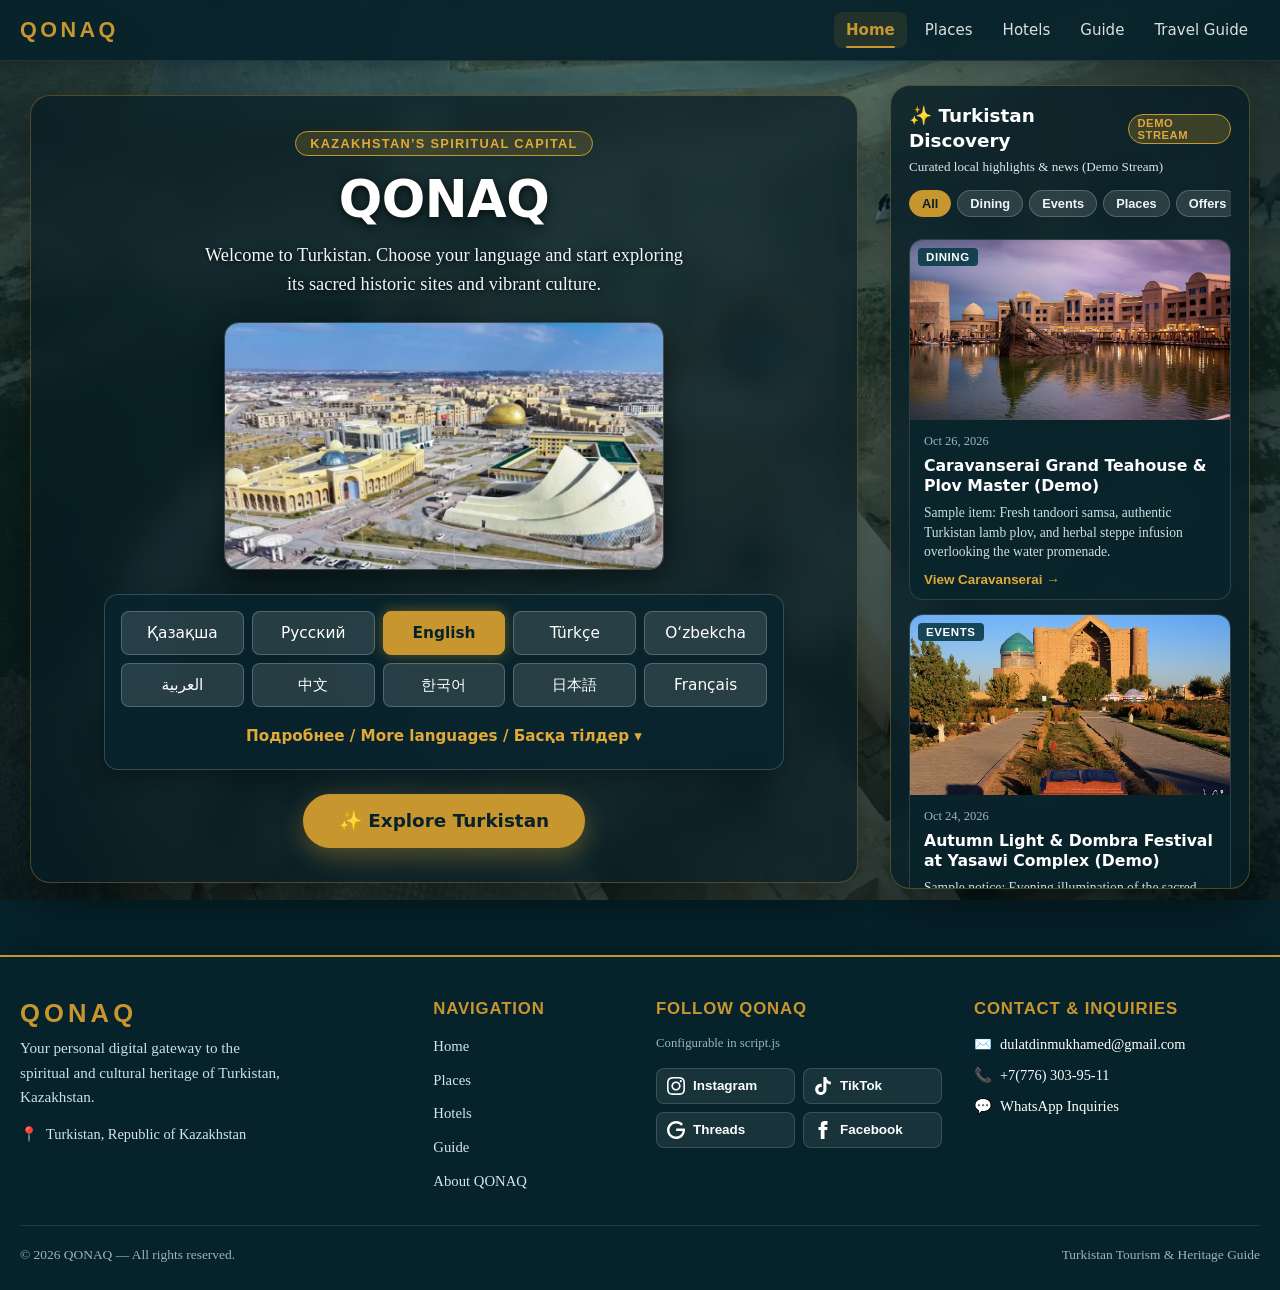
<file: index.html>
<!DOCTYPE html>
<html lang="en">
<head>
  <meta charset="UTF-8">
  <meta name="viewport" content="width=device-width, initial-scale=1">
  <title>QONAQ — Turkistan</title>
  <link rel="stylesheet" href="style.css">
</head>
<body data-screen="home">
  <!-- Background video for Turkistan scenery on homepage -->
  <video id="siteVideo" class="site-video" autoplay muted loop playsinline>
    <source src="turkestanstand.mp4" type="video/mp4">
  </video>

  <!-- Dark translucent overlay over video -->
  <div class="video-overlay" id="videoOverlay"></div>

  <!-- Header: logo, 5 navigation items, language dropdown -->
  <header class="top">
    <a class="logo" href="#home">QONAQ</a>
    <nav>
      <a href="#home" data-t="home" class="nav-link"></a>
      <a href="#places" data-t="places" class="nav-link"></a>
      <a href="#hotels" data-t="hotels" class="nav-link"></a>
      <a href="#guide" data-t="guide" class="nav-link"></a>
      <a href="#travel-guide" data-t="travelGuide" class="nav-link"></a>
    </nav>
    <div class="lang">
      <button id="langBtn" aria-haspopup="true" aria-expanded="false">
        🌐 <span id="langName"></span> ▾
      </button>
      <div class="menu" id="langMenu" hidden>
        <div id="langMain"></div>
        <button class="more" id="langMore"></button>
        <div id="langExtra" hidden></div>
      </div>
    </div>
  </header>

  <!-- Main layout container: primary screen on left, discovery feed on right -->
  <div class="layout-wrap">
    <main id="app" class="main-content" tabindex="-1"></main>
    <aside id="discoveryFeed" class="discovery-aside" aria-label="News and Discovery Feed"></aside>
  </div>

  <!-- Complete social media & tourism footer -->
  <footer id="siteFooter" class="site-footer"></footer>

  <!-- Accessible Demo Notice Modal (for future booking & demo features) -->
  <div id="demoModal" class="demo-modal" hidden role="dialog" aria-modal="true" aria-labelledby="demoModalTitle">
    <div class="demo-modal-backdrop" id="demoModalBackdrop"></div>
    <div class="demo-modal-dialog">
      <button class="demo-modal-close" id="demoModalClose" aria-label="Close modal">&times;</button>
      <div class="demo-modal-badge" id="demoModalBadge">DEMO FEATURE</div>
      <h3 id="demoModalTitle"></h3>
      <p id="demoModalBody"></p>
      <div class="demo-modal-actions" id="demoModalActions"></div>
    </div>
  </div>

  <script src="guide.js"></script>
  <script src="script.js"></script>
</body>
</html>
</file>
<file: style.css>
/* ==========================================================================
   QONAQ — Official Tourism Website Design System (Turkistan, Kazakhstan)
   Palette: Deep Teal (#0a3a47), Turquoise (#0f5c6e), Gold (#c8962e),
            Warm Sand (#f5f1e8), Soft Ivory (#faf8f3), White (#ffffff)
   ========================================================================== */

:root {
  /* Brand Colors */
  --blue: #0f5c6e;
  --blue-light: #18778d;
  --blue-dark: #094350;
  --deep: #0a3a47;
  --deep-dark: #06222b;
  --gold: #c8962e;
  --gold-hover: #dfaa38;
  --gold-soft: #fbf5e7;
  --gold-border: rgba(200, 150, 46, 0.35);

  /* Neutrals */
  --sand: #f5f1e8;
  --sand-light: #faf8f3;
  --sand-dark: #e8e1d3;
  --ink: #1b282d;
  --ink-soft: #4c5d64;
  --ink-muted: #72828a;
  --line: #ded8cb;
  --line-light: #ece7db;
  --card-bg: #ffffff;

  /* Elevation Shadows */
  --shadow-sm: 0 2px 8px rgba(10, 42, 53, 0.06);
  --shadow-md: 0 6px 20px rgba(10, 42, 53, 0.09);
  --shadow-lg: 0 14px 34px rgba(10, 42, 53, 0.14);
  --shadow-glass: 0 20px 48px rgba(0, 0, 0, 0.45);

  /* Radius */
  --radius-sm: 8px;
  --radius-md: 14px;
  --radius-lg: 20px;
  --radius-pill: 9999px;
}

/* Base Reset & Typography */
*, *::before, *::after {
  box-sizing: border-box;
  margin: 0;
  padding: 0;
}

html {
  scroll-behavior: smooth;
  font-size: 16px;
}

body {
  font-family: Georgia, "Times New Roman", serif;
  color: var(--ink);
  background-color: var(--sand);
  line-height: 1.6;
  min-height: 100vh;
  display: flex;
  flex-direction: column;
  position: relative;
  isolation: isolate;
  overflow-x: hidden;
  transition: background-color 0.3s ease;
}

/* Home Screen Theme */
body[data-screen="home"] {
  background-color: var(--deep-dark);
}

h1, h2, h3, h4, .btn, nav, button, .tag, .badge, .feed-cat-chip {
  font-family: "Trebuchet MS", "Lucida Grande", system-ui, sans-serif;
}

h1 {
  font-size: clamp(2.1rem, 6vw, 3.2rem);
  line-height: 1.15;
  color: var(--deep);
  margin-bottom: 12px;
  font-weight: 700;
  letter-spacing: -0.01em;
}

h2 {
  font-size: clamp(1.4rem, 4vw, 1.85rem);
  color: var(--deep);
  margin-bottom: 16px;
  line-height: 1.25;
  font-weight: 700;
}

h3 {
  font-size: 1.22rem;
  color: var(--deep);
  line-height: 1.35;
  font-weight: 700;
}

p {
  margin-bottom: 12px;
}

p:last-child {
  margin-bottom: 0;
}

a {
  color: var(--blue);
  text-decoration: none;
  transition: color 0.2s ease, opacity 0.2s ease;
}

a:hover {
  color: var(--blue-dark);
}

img, video {
  max-width: 100%;
  display: block;
}

[hidden] {
  display: none !important;
}

:focus-visible {
  outline: 3px solid var(--gold);
  outline-offset: 3px;
}

/* ==========================================================================
   VIDEO BACKGROUND & READABILITY OVERLAY
   ========================================================================== */

.site-video {
  position: fixed;
  inset: 0;
  width: 100%;
  height: 100%;
  object-fit: cover;
  object-position: center;
  z-index: -2;
  pointer-events: none;
  opacity: 0;
  visibility: hidden;
  transition: opacity 0.4s ease, visibility 0.4s ease;
}

.video-overlay {
  position: fixed;
  inset: 0;
  z-index: -1;
  pointer-events: none;
  opacity: 0;
  visibility: hidden;
  background: radial-gradient(ellipse at 50% 30%, rgba(10, 48, 58, 0.45) 0%, rgba(8, 30, 38, 0.72) 65%, rgba(5, 20, 26, 0.92) 100%);
  transition: opacity 0.4s ease, visibility 0.4s ease;
}

/* Video is active exclusively on the home screen */
body[data-screen="home"] .site-video {
  opacity: 1;
  visibility: visible;
}

body[data-screen="home"] .video-overlay {
  opacity: 1;
  visibility: visible;
}

/* ==========================================================================
   HEADER NAVIGATION
   ========================================================================== */

.top {
  position: sticky;
  top: 0;
  z-index: 50;
  display: flex;
  align-items: center;
  gap: 16px;
  padding: 12px 20px;
  background: rgba(8, 35, 43, 0.94);
  backdrop-filter: blur(12px);
  -webkit-backdrop-filter: blur(12px);
  border-bottom: 1px solid rgba(255, 255, 255, 0.08);
  box-shadow: 0 4px 20px rgba(0, 0, 0, 0.25);
  flex-wrap: wrap;
}

.logo {
  color: var(--gold);
  font: 800 1.35rem "Trebuchet MS", sans-serif;
  letter-spacing: 0.16em;
  text-decoration: none;
  display: inline-flex;
  align-items: center;
  gap: 6px;
  transition: transform 0.2s ease, color 0.2s ease;
}

.logo:hover {
  color: var(--gold-hover);
  transform: scale(1.02);
}

nav {
  display: flex;
  gap: 6px;
  margin-inline-start: auto;
  align-items: center;
  flex-wrap: wrap;
}

.nav-link {
  color: rgba(255, 255, 255, 0.86);
  text-decoration: none;
  font-size: 0.94rem;
  font-weight: 500;
  padding: 6px 12px;
  border-radius: var(--radius-sm);
  transition: all 0.2s ease;
  position: relative;
}

.nav-link:hover {
  color: #ffffff;
  background: rgba(255, 255, 255, 0.1);
}

.nav-link.active {
  color: var(--gold);
  font-weight: 700;
  background: rgba(200, 150, 46, 0.12);
}

.nav-link.active::after {
  content: "";
  position: absolute;
  bottom: 0;
  left: 12px;
  right: 12px;
  height: 2px;
  background: var(--gold);
  border-radius: 2px;
}

/* Language Dropdown in Header */
.lang {
  position: relative;
}

.lang > button {
  background: rgba(255, 255, 255, 0.12);
  color: #ffffff;
  border: 1px solid rgba(255, 255, 255, 0.22);
  border-radius: var(--radius-sm);
  padding: 6px 12px;
  cursor: pointer;
  font-size: 0.88rem;
  font-weight: 600;
  display: inline-flex;
  align-items: center;
  gap: 6px;
  transition: all 0.2s ease;
}

.lang > button:hover {
  background: rgba(255, 255, 255, 0.2);
  border-color: rgba(255, 255, 255, 0.4);
}

.menu {
  position: absolute;
  inset-inline-end: 0;
  top: calc(100% + 8px);
  background: #ffffff;
  color: var(--ink);
  border-radius: var(--radius-md);
  box-shadow: 0 12px 32px rgba(0, 0, 0, 0.28);
  border: 1px solid var(--line);
  min-width: 200px;
  max-height: 70vh;
  overflow-y: auto;
  padding: 8px;
  z-index: 100;
  animation: fadeInDown 0.2s ease;
}

@keyframes fadeInDown {
  from { opacity: 0; transform: translateY(-6px); }
  to { opacity: 1; transform: translateY(0); }
}

.opt {
  display: block;
  width: 100%;
  text-align: start;
  background: none;
  border: 0;
  padding: 8px 12px;
  cursor: pointer;
  border-radius: var(--radius-sm);
  font-size: 0.92rem;
  color: var(--ink);
  transition: background 0.15s ease, color 0.15s ease;
}

.opt:hover {
  background: var(--sand);
  color: var(--blue);
}

.opt.on {
  background: var(--blue);
  color: #ffffff;
  font-weight: 700;
}

.more {
  width: 100%;
  color: var(--blue);
  background: var(--sand);
  border: 1px solid var(--line);
  border-radius: var(--radius-sm);
  padding: 7px 10px;
  font-size: 0.85rem;
  cursor: pointer;
  margin: 6px 0;
  font-weight: 600;
}

.more:hover {
  background: var(--sand-dark);
}

/* Mobile Header Layout */
@media (max-width: 680px) {
  .top {
    padding: 10px 14px;
    gap: 10px;
  }
  nav {
    order: 3;
    flex-basis: 100%;
    margin-top: 4px;
    justify-content: space-around;
    padding-top: 6px;
    border-top: 1px solid rgba(255, 255, 255, 0.1);
  }
  .nav-link {
    font-size: 0.86rem;
    padding: 5px 8px;
  }
}

/* ==========================================================================
   LAYOUT WRAPPER (MAIN CONTENT + RIGHT-SIDE FEED)
   ========================================================================== */

.layout-wrap {
  width: 100%;
  max-width: 1260px;
  margin: 0 auto;
  padding: 24px 20px 48px;
  flex: 1 0 auto;
  display: grid;
  grid-template-columns: minmax(0, 1fr) 360px;
  gap: 32px;
  align-items: start;
}

.main-content {
  min-width: 0;
}

/* Screens */
.screen {
  animation: fadeIn 0.3s cubic-bezier(0.16, 1, 0.3, 1);
}

@keyframes fadeIn {
  from { opacity: 0; transform: translateY(6px); }
  to { opacity: 1; transform: translateY(0); }
}

/* Buttons */
.btn {
  display: inline-flex;
  align-items: center;
  justify-content: center;
  gap: 8px;
  background: var(--blue);
  color: #ffffff;
  border: 2px solid var(--blue);
  padding: 10px 22px;
  border-radius: var(--radius-pill);
  text-decoration: none;
  cursor: pointer;
  font-size: 0.95rem;
  font-weight: 600;
  line-height: 1.2;
  transition: all 0.2s ease;
  box-shadow: var(--shadow-sm);
}

.btn:hover {
  background: var(--blue-dark);
  border-color: var(--blue-dark);
  transform: translateY(-1px);
  box-shadow: var(--shadow-md);
  color: #ffffff;
}

.btn.big {
  padding: 14px 34px;
  font-size: 1.15rem;
  background: var(--gold);
  border-color: var(--gold);
  color: #07222a;
  font-weight: 700;
  box-shadow: 0 8px 24px rgba(200, 150, 46, 0.38);
}

.btn.big:hover {
  background: var(--gold-hover);
  border-color: var(--gold-hover);
  color: #05191f;
  transform: translateY(-2px);
  box-shadow: 0 12px 30px rgba(200, 150, 46, 0.5);
}

.btn.ghost {
  background: transparent;
  color: var(--blue);
  border-color: var(--blue);
}

.btn.ghost:hover {
  background: var(--blue);
  color: #ffffff;
}

.btn.whatsapp {
  background: #25d366;
  border-color: #25d366;
  color: #ffffff;
}

.btn.whatsapp:hover {
  background: #1eb855;
  border-color: #1eb855;
  color: #ffffff;
}

.backbtn {
  background: none;
  border: 0;
  color: var(--blue);
  font-size: 0.95rem;
  font-weight: 600;
  cursor: pointer;
  margin-bottom: 16px;
  padding: 6px 0;
  display: inline-flex;
  align-items: center;
  gap: 6px;
  transition: transform 0.2s ease, color 0.2s ease;
}

.backbtn:hover {
  color: var(--blue-dark);
  transform: translateX(-3px);
}

[dir="rtl"] .backbtn:hover {
  transform: translateX(3px);
}

/* Cards (Places, Hotels, Guides) */
.card {
  background: var(--card-bg);
  border: 1px solid var(--line);
  border-radius: var(--radius-md);
  padding: 18px;
  margin-bottom: 22px;
  box-shadow: var(--shadow-sm);
  transition: transform 0.25s ease, box-shadow 0.25s ease;
}

.card:hover {
  box-shadow: var(--shadow-md);
  transform: translateY(-2px);
}

.card h3 {
  margin: 14px 0 6px;
  color: var(--deep);
  font-size: 1.3rem;
}

.card p {
  color: var(--ink-soft);
  margin-bottom: 14px;
}

.card .row {
  display: flex;
  gap: 16px;
  align-items: center;
  margin: 14px 0;
  flex-wrap: wrap;
}

.qrbtn {
  background: none;
  border: 0;
  padding: 0;
  cursor: pointer;
  width: 120px;
  flex-shrink: 0;
  transition: transform 0.2s ease;
}

.qrbtn:hover {
  transform: scale(1.03);
}

.hint {
  font-size: 0.88rem;
  color: var(--ink-muted);
}

.badge {
  display: inline-block;
  background: var(--gold-soft);
  border: 1px solid var(--gold);
  color: #795200;
  border-radius: var(--radius-pill);
  padding: 3px 12px;
  font: 600 0.78rem "Trebuchet MS", sans-serif;
  margin: 2px 0 8px;
  letter-spacing: 0.04em;
}

/* Image Placeholders and Hydration */
.ph {
  position: relative;
  width: 100%;
  background: var(--sand-dark);
  border: 2px dashed var(--line);
  border-radius: var(--radius-md);
  overflow: hidden;
  display: flex;
  flex-direction: column;
  align-items: center;
  justify-content: center;
  gap: 8px;
  text-align: center;
  padding: 12px;
  color: var(--ink-muted);
  font: 600 0.85rem "Trebuchet MS", sans-serif;
}

.ph svg {
  width: 36px;
  height: 36px;
  stroke: var(--ink-muted);
  fill: none;
  stroke-width: 1.6;
}

.ph.has-img {
  border: 0;
  padding: 0;
  background: #061920;
}

.ph img {
  width: 100%;
  height: 100%;
  object-fit: cover;
  display: block;
  transition: opacity 0.3s ease;
}

.r43 { aspect-ratio: 4 / 3; }
.r169 { aspect-ratio: 16 / 9; }
.sq { aspect-ratio: 1 / 1; }

.paybox {
  max-width: 300px;
  margin: 20px auto;
}

/* Map area & Pins */
.map {
  aspect-ratio: 4 / 3;
  min-height: 250px;
  position: relative;
}

.pin {
  display: inline-flex;
  align-items: center;
  background: #ffffff;
  border: 2px solid var(--blue);
  border-radius: var(--radius-pill);
  padding: 4px 12px;
  font: 700 0.8rem "Trebuchet MS", sans-serif;
  color: var(--deep);
  box-shadow: var(--shadow-sm);
  margin-right: 8px;
  margin-bottom: 8px;
}

.route {
  margin-top: 14px;
  padding: 14px 18px;
  border: 2px dashed var(--line);
  border-radius: var(--radius-md);
  background: #ffffff;
  font: 600 0.9rem "Trebuchet MS", sans-serif;
  color: var(--ink-soft);
}

/* Steps list (About page) */
.steps {
  list-style: none;
  padding: 0;
  counter-reset: s;
}

.steps li {
  counter-increment: s;
  background: #ffffff;
  border: 1px solid var(--line);
  border-radius: var(--radius-md);
  padding: 16px 18px 16px 56px;
  margin-bottom: 12px;
  position: relative;
  font-size: 1.02rem;
  color: var(--ink);
  box-shadow: var(--shadow-sm);
}

.steps li::before {
  content: counter(s);
  position: absolute;
  inset-inline-start: 14px;
  top: 14px;
  width: 30px;
  height: 30px;
  border-radius: 50%;
  background: var(--blue);
  color: #ffffff;
  text-align: center;
  line-height: 30px;
  font: 700 0.95rem sans-serif;
}

[dir="rtl"] .steps li {
  padding: 16px 56px 16px 18px;
}

/* ==========================================================================
   HOMEPAGE GLASS CARD & HERO CONTRAST (Fixes Readability)
   ========================================================================== */

.home {
  text-align: center;
  padding-top: 10px;
}

.hero-glass-card {
  background: rgba(7, 30, 38, 0.76);
  backdrop-filter: blur(14px);
  -webkit-backdrop-filter: blur(14px);
  border: 1px solid rgba(200, 150, 46, 0.35);
  border-radius: var(--radius-lg);
  padding: 34px 26px;
  box-shadow: var(--shadow-glass);
  margin-bottom: 24px;
  text-align: center;
  position: relative;
}

.hero-badge-tag {
  display: inline-block;
  background: rgba(200, 150, 46, 0.2);
  border: 1px solid var(--gold);
  color: var(--gold-hover);
  border-radius: var(--radius-pill);
  padding: 4px 14px;
  font: 700 0.8rem "Trebuchet MS", sans-serif;
  letter-spacing: 0.1em;
  margin-bottom: 14px;
  text-transform: uppercase;
}

.hero-glass-card h1 {
  color: #ffffff;
  margin-bottom: 12px;
  text-shadow: 0 2px 10px rgba(0, 0, 0, 0.7);
}

.hero-desc {
  max-width: 52ch;
  margin: 0 auto 22px;
  font-size: 1.15rem;
  line-height: 1.6;
  color: #f1f7f9;
  text-shadow: 0 1px 4px rgba(0, 0, 0, 0.8);
}

.home-photo-box {
  max-width: 440px;
  margin: 0 auto 24px;
  border-radius: var(--radius-md);
  overflow: hidden;
  box-shadow: 0 10px 28px rgba(0, 0, 0, 0.5);
  border: 1px solid rgba(255, 255, 255, 0.15);
}

/* Language Panel in Hero Glass Container */
.langpanel {
  background: rgba(9, 36, 45, 0.85);
  border: 1px solid rgba(255, 255, 255, 0.18);
  border-radius: var(--radius-md);
  padding: 16px;
  margin: 0 auto 24px;
  max-width: 680px;
  box-shadow: 0 8px 24px rgba(0, 0, 0, 0.35);
}

.langgrid {
  display: grid;
  grid-template-columns: repeat(2, 1fr);
  gap: 8px;
}

.langgrid.extra {
  margin-top: 12px;
  padding-top: 12px;
  border-top: 1px dashed rgba(255, 255, 255, 0.18);
}

.lbtn {
  background: rgba(255, 255, 255, 0.12);
  color: #ffffff;
  border: 1px solid rgba(255, 255, 255, 0.22);
  border-radius: var(--radius-sm);
  padding: 10px 8px;
  font-size: 0.96rem;
  font-weight: 500;
  cursor: pointer;
  min-height: 44px;
  transition: all 0.2s ease;
}

.lbtn:hover {
  background: rgba(255, 255, 255, 0.24);
  border-color: var(--gold);
}

.lbtn.on {
  background: var(--gold);
  color: #07222a;
  border-color: var(--gold);
  font-weight: 700;
  box-shadow: 0 0 14px rgba(200, 150, 46, 0.45);
}

.morebtn {
  display: block;
  width: 100%;
  margin: 12px 0 0;
  background: none;
  border: 0;
  color: var(--gold-hover);
  font-size: 0.95rem;
  font-weight: 600;
  cursor: pointer;
  padding: 8px;
  transition: color 0.2s ease;
}

.morebtn:hover {
  text-decoration: underline;
  color: #ffffff;
}

@media (min-width: 760px) {
  .langgrid {
    grid-template-columns: repeat(5, 1fr);
  }
}

/* ==========================================================================
   GUIDE PROFILE SCREEN
   ========================================================================== */

.guide-screen {
  animation: fadeIn 0.3s ease;
}

.guide-header-card {
  background: #ffffff;
  border: 1px solid var(--line);
  border-radius: var(--radius-lg);
  padding: 24px;
  margin-bottom: 24px;
  box-shadow: var(--shadow-sm);
  display: grid;
  grid-template-columns: 160px 1fr;
  gap: 24px;
  align-items: center;
}

.guide-portrait-box {
  width: 160px;
  height: 160px;
  border-radius: 50%;
  overflow: hidden;
  border: 4px solid var(--gold);
  box-shadow: 0 6px 20px rgba(200, 150, 46, 0.3);
  position: relative;
  background: var(--deep);
  flex-shrink: 0;
  margin: 0 auto;
}

.guide-portrait-box img {
  width: 100%;
  height: 100%;
  object-fit: cover;
}

.guide-name {
  font-size: clamp(1.5rem, 4vw, 2.1rem);
  color: var(--deep);
  margin-bottom: 4px;
}

.guide-role {
  color: var(--blue);
  font-size: 1.05rem;
  font-weight: 600;
  margin-bottom: 10px;
}

.guide-stats-strip {
  display: flex;
  gap: 12px;
  flex-wrap: wrap;
  margin: 14px 0 16px;
}

.guide-stat-pill {
  display: inline-flex;
  align-items: center;
  gap: 6px;
  background: var(--sand);
  border: 1px solid var(--line);
  border-radius: var(--radius-pill);
  padding: 4px 12px;
  font: 600 0.82rem "Trebuchet MS", sans-serif;
  color: var(--deep);
}

.guide-stat-pill.verified {
  background: #e8f7ee;
  border-color: #27ae60;
  color: #1e7e43;
}

.guide-stat-pill.rating {
  background: var(--gold-soft);
  border-color: var(--gold);
  color: #795200;
}

.guide-actions-row {
  display: flex;
  gap: 12px;
  flex-wrap: wrap;
}

/* Guide Sections */
.guide-section {
  background: #ffffff;
  border: 1px solid var(--line);
  border-radius: var(--radius-md);
  padding: 22px;
  margin-bottom: 22px;
  box-shadow: var(--shadow-sm);
}

.guide-section-title {
  display: flex;
  align-items: center;
  gap: 8px;
  margin-bottom: 14px;
  padding-bottom: 10px;
  border-bottom: 1px solid var(--line-light);
  color: var(--deep);
  font-size: 1.35rem;
}

.guide-bio-text {
  font-size: 1.02rem;
  line-height: 1.7;
  color: var(--ink-soft);
}

/* Languages Grid */
.guide-langs-grid {
  display: grid;
  grid-template-columns: repeat(auto-fit, minmax(140px, 1fr));
  gap: 12px;
}

.guide-lang-card {
  background: var(--sand-light);
  border: 1px solid var(--line);
  border-radius: var(--radius-sm);
  padding: 12px 14px;
  text-align: center;
}

.guide-lang-name {
  font-weight: 700;
  color: var(--deep);
  font-size: 0.98rem;
}

.guide-lang-level {
  font-size: 0.82rem;
  color: var(--ink-muted);
}

/* Expertise Grid */
.guide-expertise-grid {
  display: grid;
  grid-template-columns: repeat(auto-fit, minmax(240px, 1fr));
  gap: 14px;
}

.guide-expertise-card {
  background: var(--sand-light);
  border: 1px solid var(--line);
  border-radius: var(--radius-md);
  padding: 16px;
  transition: transform 0.2s ease;
}

.guide-expertise-card:hover {
  transform: translateY(-2px);
  border-color: var(--gold);
}

.guide-expertise-card h4 {
  font-size: 1.05rem;
  color: var(--blue-dark);
  margin-bottom: 6px;
  display: flex;
  align-items: center;
  gap: 6px;
}

.guide-expertise-card p {
  font-size: 0.9rem;
  color: var(--ink-soft);
}

/* Tours & Itineraries */
.guide-tour-card {
  background: var(--sand-light);
  border: 1px solid var(--line);
  border-radius: var(--radius-md);
  padding: 18px;
  margin-bottom: 14px;
  transition: all 0.2s ease;
}

.guide-tour-card:hover {
  border-color: var(--blue);
  box-shadow: var(--shadow-sm);
}

.guide-tour-header {
  display: flex;
  justify-content: space-between;
  align-items: baseline;
  flex-wrap: wrap;
  gap: 8px;
  margin-bottom: 6px;
}

.guide-tour-title {
  font-size: 1.15rem;
  color: var(--deep);
  font-weight: 700;
}

.guide-tour-duration {
  background: var(--deep);
  color: #ffffff;
  padding: 2px 10px;
  border-radius: var(--radius-pill);
  font: 700 0.78rem "Trebuchet MS", sans-serif;
}

.guide-tour-desc {
  font-size: 0.94rem;
  color: var(--ink-soft);
  margin-bottom: 10px;
}

.guide-tour-highlights {
  list-style: none;
  display: flex;
  flex-wrap: wrap;
  gap: 6px;
  margin-bottom: 12px;
}

.guide-tour-highlights li {
  background: #ffffff;
  border: 1px solid var(--line);
  border-radius: var(--radius-pill);
  padding: 3px 10px;
  font: 600 0.8rem "Trebuchet MS", sans-serif;
  color: var(--ink);
}

/* Reviews List */
.guide-reviews-header {
  display: flex;
  align-items: center;
  justify-content: space-between;
  flex-wrap: wrap;
  gap: 8px;
  margin-bottom: 14px;
}

.guide-reviews-demo-badge {
  background: var(--sand-dark);
  color: var(--ink-soft);
  border-radius: var(--radius-pill);
  padding: 2px 10px;
  font: 600 0.75rem "Trebuchet MS", sans-serif;
}

.guide-review-card {
  background: var(--sand-light);
  border: 1px solid var(--line);
  border-radius: var(--radius-md);
  padding: 14px 16px;
  margin-bottom: 12px;
}

.guide-review-top {
  display: flex;
  justify-content: space-between;
  align-items: center;
  margin-bottom: 6px;
}

.guide-review-author {
  font-weight: 700;
  color: var(--deep);
  font-size: 0.95rem;
}

.guide-review-stars {
  color: var(--gold);
  letter-spacing: 2px;
  font-size: 0.9rem;
}

.guide-review-text {
  font-style: italic;
  font-size: 0.92rem;
  color: var(--ink-soft);
}

@media (max-width: 680px) {
  .guide-header-card {
    grid-template-columns: 1fr;
    text-align: center;
  }
  .guide-stats-strip, .guide-actions-row {
    justify-content: center;
  }
}

/* ==========================================================================
   RIGHT-SIDE NEWS AND DISCOVERY FEED
   ========================================================================== */

.discovery-aside {
  background: #ffffff;
  border: 1px solid var(--line);
  border-radius: var(--radius-lg);
  padding: 18px;
  box-shadow: var(--shadow-sm);
  position: sticky;
  top: 76px;
  max-height: calc(100vh - 96px);
  overflow-y: auto;
  overflow-x: hidden;
}

/* Feed appearance on Home screen (Glass style) */
body[data-screen="home"] .discovery-aside {
  background: rgba(7, 30, 38, 0.82);
  backdrop-filter: blur(14px);
  -webkit-backdrop-filter: blur(14px);
  border: 1px solid rgba(200, 150, 46, 0.35);
  box-shadow: var(--shadow-glass);
}

body[data-screen="home"] .discovery-aside h3 {
  color: #ffffff;
}

body[data-screen="home"] .feed-header-subtitle {
  color: #dbe8ec;
}

.feed-header {
  margin-bottom: 14px;
}

.feed-header-top {
  display: flex;
  align-items: center;
  justify-content: space-between;
  margin-bottom: 4px;
}

.feed-header h3 {
  font-size: 1.15rem;
  color: var(--deep);
  display: flex;
  align-items: center;
  gap: 6px;
}

.feed-demo-badge {
  background: var(--gold-soft);
  color: #795200;
  border: 1px solid var(--gold);
  border-radius: var(--radius-pill);
  padding: 2px 8px;
  font: 700 0.7rem "Trebuchet MS", sans-serif;
  letter-spacing: 0.05em;
  text-transform: uppercase;
}

body[data-screen="home"] .feed-demo-badge {
  background: rgba(200, 150, 46, 0.25);
  color: var(--gold-hover);
  border-color: var(--gold);
}

.feed-header-subtitle {
  font-size: 0.82rem;
  color: var(--ink-muted);
  line-height: 1.4;
}

/* Category Filter Tabs */
.feed-filters-wrap {
  display: flex;
  gap: 6px;
  overflow-x: auto;
  padding-bottom: 10px;
  margin-bottom: 12px;
  scrollbar-width: thin;
}

.feed-filter-btn {
  background: var(--sand);
  border: 1px solid var(--line);
  color: var(--ink-soft);
  border-radius: var(--radius-pill);
  padding: 5px 12px;
  font: 600 0.8rem "Trebuchet MS", sans-serif;
  white-space: nowrap;
  cursor: pointer;
  transition: all 0.15s ease;
  flex-shrink: 0;
}

.feed-filter-btn:hover {
  background: var(--sand-dark);
  color: var(--ink);
}

.feed-filter-btn.active {
  background: var(--blue);
  color: #ffffff;
  border-color: var(--blue);
  font-weight: 700;
}

body[data-screen="home"] .feed-filter-btn {
  background: rgba(255, 255, 255, 0.12);
  border-color: rgba(255, 255, 255, 0.2);
  color: #f0f6f8;
}

body[data-screen="home"] .feed-filter-btn:hover {
  background: rgba(255, 255, 255, 0.22);
}

body[data-screen="home"] .feed-filter-btn.active {
  background: var(--gold);
  color: #07222a;
  border-color: var(--gold);
}

/* Feed Cards Stream */
.feed-stream {
  display: flex;
  flex-direction: column;
  gap: 14px;
}

.feed-card {
  background: var(--sand-light);
  border: 1px solid var(--line);
  border-radius: var(--radius-md);
  overflow: hidden;
  display: flex;
  flex-direction: column;
  transition: transform 0.2s ease, box-shadow 0.2s ease;
}

.feed-card:hover {
  transform: translateY(-2px);
  box-shadow: var(--shadow-sm);
}

body[data-screen="home"] .feed-card {
  background: rgba(9, 36, 45, 0.7);
  border-color: rgba(255, 255, 255, 0.14);
}

.feed-card-media {
  position: relative;
  width: 100%;
  aspect-ratio: 16 / 9;
  background: var(--deep);
  overflow: hidden;
}

.feed-card-media img {
  width: 100%;
  height: 100%;
  object-fit: cover;
  transition: transform 0.3s ease;
}

.feed-card:hover .feed-card-media img {
  transform: scale(1.04);
}

.feed-cat-chip {
  position: absolute;
  top: 8px;
  left: 8px;
  background: rgba(10, 58, 71, 0.9);
  color: #ffffff;
  font: 700 0.72rem "Trebuchet MS", sans-serif;
  padding: 3px 8px;
  border-radius: 4px;
  text-transform: uppercase;
  letter-spacing: 0.05em;
  backdrop-filter: blur(4px);
}

.feed-sponsored-chip {
  position: absolute;
  top: 8px;
  right: 8px;
  background: rgba(200, 150, 46, 0.92);
  color: #1a1200;
  font: 800 0.7rem "Trebuchet MS", sans-serif;
  padding: 3px 8px;
  border-radius: 4px;
  letter-spacing: 0.05em;
  text-transform: uppercase;
}

[dir="rtl"] .feed-cat-chip { left: auto; right: 8px; }
[dir="rtl"] .feed-sponsored-chip { right: auto; left: 8px; }

.feed-card-body {
  padding: 12px 14px;
  display: flex;
  flex-direction: column;
  flex-grow: 1;
}

.feed-date {
  font-size: 0.78rem;
  color: var(--ink-muted);
  margin-bottom: 4px;
}

body[data-screen="home"] .feed-date {
  color: #9cb5be;
}

.feed-card-title {
  font-size: 0.98rem;
  font-weight: 700;
  color: var(--deep);
  line-height: 1.3;
  margin-bottom: 6px;
}

body[data-screen="home"] .feed-card-title {
  color: #ffffff;
}

.feed-card-desc {
  font-size: 0.85rem;
  color: var(--ink-soft);
  line-height: 1.45;
  margin-bottom: 10px;
  flex-grow: 1;
}

body[data-screen="home"] .feed-card-desc {
  color: #cfdfe4;
}

.feed-card-action {
  align-self: flex-start;
  font: 700 0.84rem "Trebuchet MS", sans-serif;
  color: var(--blue);
  background: none;
  border: 0;
  padding: 0;
  cursor: pointer;
  display: inline-flex;
  align-items: center;
  gap: 4px;
  transition: transform 0.15s ease, color 0.15s ease;
}

.feed-card-action:hover {
  color: var(--blue-dark);
  transform: translateX(2px);
}

[dir="rtl"] .feed-card-action:hover {
  transform: translateX(-2px);
}

body[data-screen="home"] .feed-card-action {
  color: var(--gold-hover);
}

body[data-screen="home"] .feed-card-action:hover {
  color: #ffffff;
}

/* Mobile & Tablet Discovery Feed */
@media (max-width: 1039px) {
  .layout-wrap {
    grid-template-columns: 1fr;
    padding: 18px 16px 36px;
    gap: 28px;
  }
  .discovery-aside {
    position: static;
    max-height: none;
    overflow-y: visible;
  }
  .feed-stream {
    display: grid;
    grid-template-columns: repeat(auto-fit, minmax(260px, 1fr));
    gap: 14px;
  }
}

/* ==========================================================================
   SOCIAL MEDIA & TOURISM FOOTER
   ========================================================================== */

.site-footer {
  width: 100%;
  background: var(--deep-dark);
  color: #ffffff;
  border-top: 2px solid var(--gold);
  padding: 42px 20px 24px;
  margin-top: auto;
  box-shadow: 0 -4px 20px rgba(0, 0, 0, 0.2);
}

.footer-container {
  max-width: 1260px;
  margin: 0 auto;
}

.footer-main-grid {
  display: grid;
  grid-template-columns: 2fr 1fr 1.5fr 1.5fr;
  gap: 32px;
  margin-bottom: 32px;
}

.footer-brand .logo {
  font-size: 1.6rem;
  margin-bottom: 8px;
  display: inline-block;
}

.footer-tagline {
  color: #cde0e5;
  font-size: 0.95rem;
  line-height: 1.6;
  max-width: 36ch;
  margin-bottom: 14px;
}

.footer-col-title {
  color: var(--gold);
  font: 700 1.05rem "Trebuchet MS", sans-serif;
  letter-spacing: 0.05em;
  margin-bottom: 14px;
  text-transform: uppercase;
}

.footer-nav-list, .footer-contact-list {
  list-style: none;
  display: flex;
  flex-direction: column;
  gap: 8px;
}

.footer-nav-link {
  color: #d6e5e9;
  font-size: 0.92rem;
  transition: color 0.2s ease, transform 0.2s ease;
  display: inline-block;
}

.footer-nav-link:hover {
  color: var(--gold);
  transform: translateX(3px);
}

[dir="rtl"] .footer-nav-link:hover {
  transform: translateX(-3px);
}

.footer-contact-item {
  color: #d6e5e9;
  font-size: 0.9rem;
  display: flex;
  align-items: flex-start;
  gap: 8px;
}

.footer-contact-item a {
  color: #ffffff;
}

.footer-contact-item a:hover {
  color: var(--gold);
}

/* Social Media Grid */
.footer-social-wrap {
  display: flex;
  flex-direction: column;
  gap: 10px;
}

.footer-social-note {
  font-size: 0.8rem;
  color: #9ab4bd;
  margin-bottom: 4px;
}

.footer-social-grid {
  display: grid;
  grid-template-columns: repeat(2, 1fr);
  gap: 8px;
}

.social-icon-btn {
  display: inline-flex;
  align-items: center;
  gap: 8px;
  background: rgba(255, 255, 255, 0.08);
  border: 1px solid rgba(255, 255, 255, 0.15);
  border-radius: var(--radius-sm);
  padding: 8px 10px;
  font: 600 0.84rem "Trebuchet MS", sans-serif;
  color: #ffffff;
  text-decoration: none;
  transition: all 0.2s ease;
  position: relative;
}

.social-icon-btn svg {
  width: 18px;
  height: 18px;
  fill: currentColor;
  flex-shrink: 0;
}

.social-icon-btn.is-active:hover {
  background: var(--gold);
  color: #07222a;
  border-color: var(--gold);
  transform: translateY(-2px);
  box-shadow: 0 4px 12px rgba(200, 150, 46, 0.35);
}

.social-icon-btn.is-disabled {
  opacity: 0.65;
  cursor: not-allowed;
  background: rgba(255, 255, 255, 0.04);
  border-style: dashed;
}

.social-icon-btn .unconfigured-pill {
  font-size: 0.68rem;
  background: rgba(255, 255, 255, 0.12);
  color: #b0c9d1;
  padding: 2px 6px;
  border-radius: 4px;
  margin-left: auto;
}

[dir="rtl"] .social-icon-btn .unconfigured-pill {
  margin-left: 0;
  margin-right: auto;
}

/* Bottom Copyright Bar */
.footer-bottom-bar {
  border-top: 1px solid rgba(255, 255, 255, 0.1);
  padding-top: 18px;
  display: flex;
  justify-content: space-between;
  align-items: center;
  flex-wrap: wrap;
  gap: 12px;
  font-size: 0.84rem;
  color: #9cb5be;
}

@media (max-width: 900px) {
  .footer-main-grid {
    grid-template-columns: 1fr 1fr;
    gap: 24px;
  }
}

@media (max-width: 600px) {
  .footer-main-grid {
    grid-template-columns: 1fr;
  }
  .footer-bottom-bar {
    flex-direction: column;
    text-align: center;
  }
}

/* ==========================================================================
   DEMO NOTICE MODAL
   ========================================================================== */

.demo-modal {
  position: fixed;
  inset: 0;
  z-index: 200;
  display: flex;
  align-items: center;
  justify-content: center;
  padding: 20px;
}

.demo-modal-backdrop {
  position: absolute;
  inset: 0;
  background: rgba(4, 18, 24, 0.75);
  backdrop-filter: blur(8px);
  -webkit-backdrop-filter: blur(8px);
}

.demo-modal-dialog {
  position: relative;
  background: #ffffff;
  border: 1px solid var(--gold);
  border-radius: var(--radius-lg);
  padding: 28px 24px;
  max-width: 480px;
  width: 100%;
  box-shadow: var(--shadow-glass);
  text-align: center;
  animation: modalIn 0.25s cubic-bezier(0.16, 1, 0.3, 1);
  z-index: 10;
}

@keyframes modalIn {
  from { opacity: 0; transform: scale(0.95); }
  to { opacity: 1; transform: scale(1); }
}

.demo-modal-close {
  position: absolute;
  top: 14px;
  right: 14px;
  background: none;
  border: 0;
  font-size: 1.5rem;
  color: var(--ink-muted);
  cursor: pointer;
  line-height: 1;
  padding: 4px;
}

[dir="rtl"] .demo-modal-close {
  right: auto;
  left: 14px;
}

.demo-modal-close:hover {
  color: var(--ink);
}

.demo-modal-badge {
  display: inline-block;
  background: var(--gold-soft);
  color: #795200;
  border: 1px solid var(--gold);
  border-radius: var(--radius-pill);
  padding: 3px 12px;
  font: 700 0.76rem "Trebuchet MS", sans-serif;
  letter-spacing: 0.08em;
  margin-bottom: 12px;
}

.demo-modal-dialog h3 {
  color: var(--deep);
  font-size: 1.4rem;
  margin-bottom: 10px;
}

.demo-modal-dialog p {
  color: var(--ink-soft);
  font-size: 0.98rem;
  line-height: 1.6;
  margin-bottom: 20px;
}

.demo-modal-actions {
  display: flex;
  justify-content: center;
  gap: 12px;
  flex-wrap: wrap;
}


/* ==========================================================================
   EDITORIAL TRAVEL GUIDE MAGAZINE STYLES (guide.js & #guide)
   ========================================================================== */

.guide-article-wrap {
  width: 100%;
  max-width: 900px;
  margin: 0 auto;
  padding-bottom: 40px;
}

/* Hero Magazine Header */
.guide-hero {
  background: linear-gradient(135deg, rgba(10, 58, 71, 0.97) 0%, rgba(6, 34, 43, 0.99) 100%);
  border-radius: var(--radius-lg);
  padding: 38px 30px;
  color: #ffffff;
  margin-bottom: 26px;
  box-shadow: var(--shadow-md);
  border: 1px solid var(--gold-border);
  position: relative;
  overflow: hidden;
}

.guide-hero::after {
  content: "";
  position: absolute;
  top: -60px;
  right: -60px;
  width: 220px;
  height: 220px;
  background: radial-gradient(circle, rgba(200, 150, 46, 0.18) 0%, transparent 70%);
  pointer-events: none;
}

.guide-edition-badge {
  display: inline-block;
  background: var(--gold);
  color: #07222a;
  font: 700 0.78rem "Trebuchet MS", sans-serif;
  letter-spacing: 0.1em;
  padding: 4px 14px;
  border-radius: var(--radius-pill);
  margin-bottom: 16px;
  text-transform: uppercase;
  box-shadow: 0 2px 8px rgba(0, 0, 0, 0.2);
}

.guide-hero-title {
  font-family: Georgia, serif;
  font-size: clamp(2rem, 5vw, 3rem);
  line-height: 1.16;
  color: #ffffff;
  margin-bottom: 14px;
  font-weight: 700;
  letter-spacing: -0.01em;
  text-shadow: 0 2px 8px rgba(0, 0, 0, 0.4);
}

.guide-hero-subtitle {
  color: #e2edf0;
  font-size: 1.15rem;
  line-height: 1.55;
  margin-bottom: 22px;
  font-family: "Trebuchet MS", sans-serif;
}

.guide-advisory-alert {
  background: rgba(200, 150, 46, 0.16);
  border: 1px solid var(--gold);
  border-radius: var(--radius-sm);
  padding: 14px 18px;
  font-size: 0.88rem;
  color: #fbf5e7;
  line-height: 1.55;
}

/* Qonaq Hospitality Card */
.guide-qonaq-card {
  background: #ffffff;
  border: 1px solid var(--line);
  border-left: 6px solid var(--gold);
  border-radius: var(--radius-md);
  padding: 26px 28px;
  margin-bottom: 26px;
  box-shadow: var(--shadow-sm);
}

.guide-qonaq-card h3 {
  color: var(--deep);
  font-size: 1.4rem;
  margin-bottom: 12px;
  font-family: Georgia, serif;
}

.guide-qonaq-quote {
  font-style: italic;
  color: var(--ink);
  font-size: 1.05rem;
  line-height: 1.7;
  margin-bottom: 14px;
}

.guide-qonaq-text {
  color: var(--ink-soft);
  font-size: 0.98rem;
  line-height: 1.65;
}

/* Quick Facts Strip */
.guide-facts-strip {
  display: grid;
  grid-template-columns: repeat(auto-fit, minmax(190px, 1fr));
  gap: 12px;
  margin-bottom: 28px;
}

.guide-fact-box {
  background: #ffffff;
  border: 1px solid var(--line);
  border-radius: var(--radius-sm);
  padding: 14px;
  display: flex;
  align-items: center;
  gap: 12px;
  box-shadow: var(--shadow-sm);
  transition: transform 0.2s ease;
}

.guide-fact-box:hover {
  transform: translateY(-2px);
  border-color: var(--gold);
}

.guide-fact-icon {
  font-size: 1.6rem;
  flex-shrink: 0;
}

.guide-fact-label {
  font-size: 0.74rem;
  text-transform: uppercase;
  color: var(--ink-muted);
  font-weight: 700;
  letter-spacing: 0.05em;
  margin-bottom: 2px;
}

.guide-fact-val {
  font-size: 0.92rem;
  font-weight: 700;
  color: var(--deep);
  line-height: 1.25;
}

/* Sticky Chapter Navigation Bar */
.guide-toc-nav {
  position: sticky;
  top: 60px;
  z-index: 28;
  background: rgba(245, 241, 232, 0.96);
  backdrop-filter: blur(10px);
  -webkit-backdrop-filter: blur(10px);
  padding: 10px 0;
  border-bottom: 1px solid var(--line);
  margin-bottom: 34px;
}

.guide-toc-scroll {
  display: flex;
  gap: 8px;
  overflow-x: auto;
  padding-bottom: 4px;
  scrollbar-width: thin;
}

.guide-toc-pill {
  background: #ffffff;
  border: 1px solid var(--line);
  color: var(--deep);
  border-radius: var(--radius-pill);
  padding: 7px 16px;
  font: 600 0.84rem "Trebuchet MS", sans-serif;
  white-space: nowrap;
  cursor: pointer;
  transition: all 0.2s ease;
  flex-shrink: 0;
  text-decoration: none;
  display: inline-flex;
  align-items: center;
}

.guide-toc-pill:hover {
  background: var(--sand-dark);
  border-color: var(--blue);
  color: var(--blue);
}

.guide-toc-pill.active {
  background: var(--deep);
  color: #ffffff;
  border-color: var(--deep);
  font-weight: 700;
  box-shadow: 0 2px 8px rgba(10, 58, 71, 0.25);
}

/* Chapter Main Sections */
.guide-chapter-section {
  background: #ffffff;
  border: 1px solid var(--line);
  border-radius: var(--radius-lg);
  padding: 34px 28px;
  margin-bottom: 34px;
  box-shadow: var(--shadow-sm);
  scroll-margin-top: 120px;
}

.guide-ch-header {
  margin-bottom: 24px;
  padding-bottom: 18px;
  border-bottom: 1px solid var(--line-light);
}

.guide-ch-num {
  display: inline-block;
  background: var(--gold-soft);
  color: #795200;
  border: 1px solid var(--gold);
  border-radius: var(--radius-pill);
  padding: 2px 12px;
  font: 700 0.8rem "Trebuchet MS", sans-serif;
  letter-spacing: 0.08em;
  margin-bottom: 8px;
}

.guide-ch-title {
  color: var(--deep);
  font-size: clamp(1.6rem, 4vw, 2.2rem);
  font-family: Georgia, serif;
  margin-bottom: 8px;
  line-height: 1.2;
}

.guide-ch-summary {
  color: var(--ink-soft);
  font-style: italic;
  font-size: 1.05rem;
  line-height: 1.6;
}

.guide-subheading {
  color: var(--deep);
  font-size: 1.25rem;
  font-family: Georgia, serif;
  margin: 24px 0 10px;
}

.guide-p {
  color: var(--ink-soft);
  font-size: 0.98rem;
  line-height: 1.7;
  margin-bottom: 14px;
}

/* Callout Box for Local Tips */
.guide-callout {
  background: #faf6eb;
  border-left: 5px solid var(--gold);
  border-radius: 0 var(--radius-md) var(--radius-md) 0;
  padding: 20px 24px;
  margin: 24px 0;
  box-shadow: var(--shadow-sm);
}

.guide-callout-title {
  color: #795200;
  font-size: 1.05rem;
  font-weight: 700;
  margin-bottom: 6px;
  display: flex;
  align-items: center;
  gap: 8px;
}

.guide-callout p {
  color: var(--ink-soft);
  font-size: 0.95rem;
  line-height: 1.6;
}

/* Apps Grid */
.guide-apps-grid {
  display: grid;
  grid-template-columns: repeat(auto-fit, minmax(270px, 1fr));
  gap: 16px;
  margin: 20px 0 26px;
}

.guide-app-card {
  background: var(--sand-light);
  border: 1px solid var(--line);
  border-radius: var(--radius-md);
  padding: 18px;
  display: flex;
  flex-direction: column;
  transition: transform 0.2s ease, box-shadow 0.2s ease;
}

.guide-app-card:hover {
  transform: translateY(-2px);
  box-shadow: var(--shadow-sm);
  border-color: var(--blue);
}

.guide-app-top {
  display: flex;
  justify-content: space-between;
  align-items: center;
  margin-bottom: 8px;
}

.guide-app-cat {
  background: var(--deep);
  color: #ffffff;
  border-radius: var(--radius-pill);
  padding: 2px 8px;
  font: 700 0.72rem "Trebuchet MS", sans-serif;
  letter-spacing: 0.04em;
  text-transform: uppercase;
}

.guide-app-link {
  font: 700 0.84rem "Trebuchet MS", sans-serif;
  color: var(--blue);
  text-decoration: none;
  display: inline-flex;
  align-items: center;
  gap: 4px;
}

.guide-app-link:hover {
  text-decoration: underline;
  color: var(--blue-dark);
}

.guide-app-name {
  font-size: 1.15rem;
  color: var(--deep);
  font-weight: 700;
  margin-bottom: 6px;
}

.guide-app-desc {
  font-size: 0.9rem;
  color: var(--ink-soft);
  line-height: 1.5;
  margin-bottom: 8px;
  flex-grow: 1;
}

.guide-app-tip {
  font-size: 0.82rem;
  color: #795200;
  background: var(--gold-soft);
  border-radius: var(--radius-sm);
  padding: 6px 10px;
  border: 1px dashed var(--gold);
}

/* Interactive Tool Cards */
.tool-widget-card {
  background: #ffffff;
  border: 2px solid var(--gold);
  border-radius: var(--radius-lg);
  padding: 26px 24px;
  margin: 28px 0;
  box-shadow: var(--shadow-md);
  position: relative;
}

.tool-widget-badge {
  position: absolute;
  top: -12px;
  right: 20px;
  background: var(--gold);
  color: #07222a;
  font: 800 0.74rem "Trebuchet MS", sans-serif;
  letter-spacing: 0.08em;
  padding: 3px 12px;
  border-radius: var(--radius-pill);
  text-transform: uppercase;
  box-shadow: 0 2px 6px rgba(0, 0, 0, 0.2);
}

[dir="rtl"] .tool-widget-badge {
  right: auto;
  left: 20px;
}

.tool-widget-card h4 {
  color: var(--deep);
  font-size: 1.35rem;
  font-family: Georgia, serif;
}

/* Converter Inputs */
.converter-inputs-row {
  display: grid;
  grid-template-columns: 1.5fr 1fr;
  gap: 16px;
  margin: 16px 0;
}

.tool-input-group label {
  display: block;
  font: 700 0.84rem "Trebuchet MS", sans-serif;
  color: var(--deep);
  margin-bottom: 6px;
}

.tool-input-group input,
.tool-input-group select {
  width: 100%;
  padding: 10px 14px;
  border: 1px solid var(--line);
  border-radius: var(--radius-sm);
  font-size: 1rem;
  color: var(--ink);
  background: #ffffff;
  transition: border-color 0.2s ease;
}

.tool-input-group input:focus,
.tool-input-group select:focus {
  border-color: var(--gold);
  outline: none;
}

/* Converter Rates Bar */
.converter-rates-bar {
  background: var(--sand-light);
  border: 1px solid var(--line);
  border-radius: var(--radius-md);
  padding: 14px;
  margin: 16px 0;
  display: flex;
  gap: 16px;
  flex-wrap: wrap;
  align-items: center;
}

.rate-field {
  display: inline-flex;
  align-items: center;
  gap: 6px;
  font-size: 0.88rem;
  color: var(--ink-soft);
}

.rate-field input {
  width: 76px;
  padding: 5px 8px;
  border: 1px solid var(--line);
  border-radius: var(--radius-sm);
  font-weight: 700;
  color: var(--deep);
  text-align: center;
}

/* Converter Results Grid */
.converter-outputs-grid {
  display: grid;
  grid-template-columns: repeat(auto-fit, minmax(160px, 1fr));
  gap: 12px;
  margin-top: 18px;
}

.converter-res-card {
  background: var(--deep);
  color: #ffffff;
  border-radius: var(--radius-md);
  padding: 14px;
  text-align: center;
  box-shadow: var(--shadow-sm);
}

.converter-res-card.highlight {
  background: var(--gold);
  color: #07222a;
}

.converter-res-curr {
  font: 700 0.82rem "Trebuchet MS", sans-serif;
  letter-spacing: 0.05em;
  text-transform: uppercase;
  margin-bottom: 4px;
  opacity: 0.9;
}

.converter-res-val {
  font-size: 1.45rem;
  font-weight: 800;
  font-family: "Trebuchet MS", sans-serif;
}

/* Taxi Quote Checker */
.quick-presets {
  display: flex;
  gap: 8px;
  flex-wrap: wrap;
  align-items: center;
  margin: 12px 0 16px;
}

.preset-btn {
  background: var(--sand);
  border: 1px solid var(--line);
  border-radius: var(--radius-pill);
  padding: 4px 10px;
  font: 600 0.8rem "Trebuchet MS", sans-serif;
  color: var(--ink);
  cursor: pointer;
  transition: all 0.15s ease;
}

.preset-btn:hover {
  background: var(--sand-dark);
  border-color: var(--blue);
}

.taxi-verdict-box {
  border-radius: var(--radius-md);
  padding: 18px 20px;
  transition: all 0.25s ease;
}

.taxi-verdict-box.verdict-green {
  background: #eafaf1;
  border: 2px solid #27ae60;
  color: #1e7e43;
}

.taxi-verdict-box.verdict-yellow {
  background: #fef9e7;
  border: 2px solid #f39c12;
  color: #9a6300;
}

.taxi-verdict-box.verdict-red {
  background: #fdedec;
  border: 2px solid #e74c3c;
  color: #922b21;
}

.verdict-title {
  font-size: 1.15rem;
  font-weight: 800;
  margin-bottom: 6px;
  display: flex;
  align-items: center;
  gap: 8px;
}

.verdict-body {
  font-size: 0.94rem;
  line-height: 1.5;
}

/* Responsive Data Tables */
.guide-data-table-wrap {
  overflow-x: auto;
  margin: 20px 0 24px;
  border: 1px solid var(--line);
  border-radius: var(--radius-md);
  box-shadow: var(--shadow-sm);
}

.guide-data-table {
  width: 100%;
  border-collapse: collapse;
  font-size: 0.92rem;
  text-align: start;
}

.guide-data-table th {
  background: var(--deep);
  color: #ffffff;
  padding: 12px 16px;
  font-weight: 600;
  font-family: "Trebuchet MS", sans-serif;
  letter-spacing: 0.03em;
}

.guide-data-table td {
  padding: 12px 16px;
  border-top: 1px solid var(--line-light);
  color: var(--ink);
}

.guide-data-table tr:nth-child(even) td {
  background: var(--sand-light);
}

/* Destination Cards (Where to Go) */
.guide-dest-card {
  background: var(--sand-light);
  border: 1px solid var(--line);
  border-radius: var(--radius-lg);
  overflow: hidden;
  margin-bottom: 28px;
  box-shadow: var(--shadow-sm);
  transition: transform 0.2s ease, box-shadow 0.2s ease;
}

.guide-dest-card:hover {
  transform: translateY(-2px);
  box-shadow: var(--shadow-md);
  border-color: var(--blue);
}

.guide-dest-media {
  position: relative;
  width: 100%;
  aspect-ratio: 16 / 9;
  background: var(--deep);
  overflow: hidden;
}

.guide-dest-media img {
  width: 100%;
  height: 100%;
  object-fit: cover;
  transition: transform 0.3s ease;
}

.guide-dest-card:hover .guide-dest-media img {
  transform: scale(1.03);
}

.guide-dest-time-tag {
  position: absolute;
  top: 12px;
  right: 12px;
  background: rgba(10, 58, 71, 0.92);
  color: #ffffff;
  padding: 4px 12px;
  border-radius: var(--radius-pill);
  font: 700 0.76rem "Trebuchet MS", sans-serif;
  letter-spacing: 0.04em;
  backdrop-filter: blur(4px);
}

[dir="rtl"] .guide-dest-time-tag {
  right: auto;
  left: 12px;
}

.guide-dest-body {
  padding: 22px 24px;
}

.guide-dest-name {
  color: var(--deep);
  font-size: 1.45rem;
  font-family: Georgia, serif;
  margin-bottom: 4px;
}

.guide-dest-sub {
  color: var(--blue);
  font: 600 0.94rem "Trebuchet MS", sans-serif;
  margin-bottom: 12px;
}

.guide-dest-highlights {
  list-style: none;
  display: flex;
  flex-wrap: wrap;
  gap: 8px;
  margin: 14px 0 16px;
}

.guide-dest-highlights li {
  background: #ffffff;
  border: 1px solid var(--line);
  border-radius: var(--radius-pill);
  padding: 3px 12px;
  font: 600 0.8rem "Trebuchet MS", sans-serif;
  color: var(--deep);
}

/* Itinerary Cards */
.guide-itin-card {
  background: #ffffff;
  border: 1px solid var(--line);
  border-radius: var(--radius-lg);
  padding: 26px 26px;
  margin-bottom: 28px;
  box-shadow: var(--shadow-sm);
  position: relative;
  overflow: hidden;
}

.guide-itin-card.gold-theme {
  border-top: 5px solid var(--gold);
}

.guide-itin-card.teal-theme {
  border-top: 5px solid var(--blue);
}

.guide-itin-card.deep-theme {
  border-top: 5px solid var(--deep);
}

.guide-itin-header {
  display: flex;
  justify-content: space-between;
  align-items: baseline;
  flex-wrap: wrap;
  gap: 10px;
  margin-bottom: 12px;
}

.guide-itin-badge {
  background: var(--sand-dark);
  color: var(--deep);
  font: 700 0.8rem "Trebuchet MS", sans-serif;
  padding: 3px 10px;
  border-radius: var(--radius-pill);
}

.guide-itin-title {
  color: var(--deep);
  font-size: 1.4rem;
  font-family: Georgia, serif;
  margin-bottom: 6px;
}

.guide-itin-meta {
  font-size: 0.88rem;
  color: var(--ink-muted);
  margin-bottom: 18px;
}

.guide-itin-days-list {
  display: flex;
  flex-direction: column;
  gap: 14px;
}

.guide-itin-day-item {
  display: grid;
  grid-template-columns: 80px 1fr;
  gap: 14px;
  align-items: baseline;
  padding-bottom: 12px;
  border-bottom: 1px dashed var(--line-light);
}

.guide-itin-day-item:last-child {
  border-bottom: none;
  padding-bottom: 0;
}

.guide-day-pill {
  background: var(--sand);
  border: 1px solid var(--line);
  border-radius: var(--radius-sm);
  padding: 4px 8px;
  font: 700 0.82rem "Trebuchet MS", sans-serif;
  color: var(--deep);
  text-align: center;
}

.guide-day-title {
  font-weight: 700;
  color: var(--deep);
  font-size: 0.98rem;
  margin-bottom: 4px;
}

.guide-day-desc {
  font-size: 0.9rem;
  color: var(--ink-soft);
  line-height: 1.55;
}

/* Floating Return to Top Button */
.guide-back-to-top {
  position: fixed;
  bottom: 24px;
  right: 24px;
  background: var(--deep);
  color: #ffffff;
  width: 46px;
  height: 46px;
  border-radius: 50%;
  display: inline-flex;
  align-items: center;
  justify-content: center;
  font-size: 1.25rem;
  box-shadow: var(--shadow-lg);
  cursor: pointer;
  z-index: 40;
  border: 2px solid var(--gold);
  transition: transform 0.2s ease, background 0.2s ease;
  text-decoration: none;
}

.guide-back-to-top:hover {
  background: var(--blue);
  color: #ffffff;
  transform: translateY(-3px);
}

@media (max-width: 680px) {
  .converter-inputs-row {
    grid-template-columns: 1fr;
  }
  .guide-itin-day-item {
    grid-template-columns: 1fr;
    gap: 6px;
  }
  .guide-day-pill {
    align-self: flex-start;
  }
  .guide-chapter-section {
    padding: 24px 18px;
  }
}
</file>
